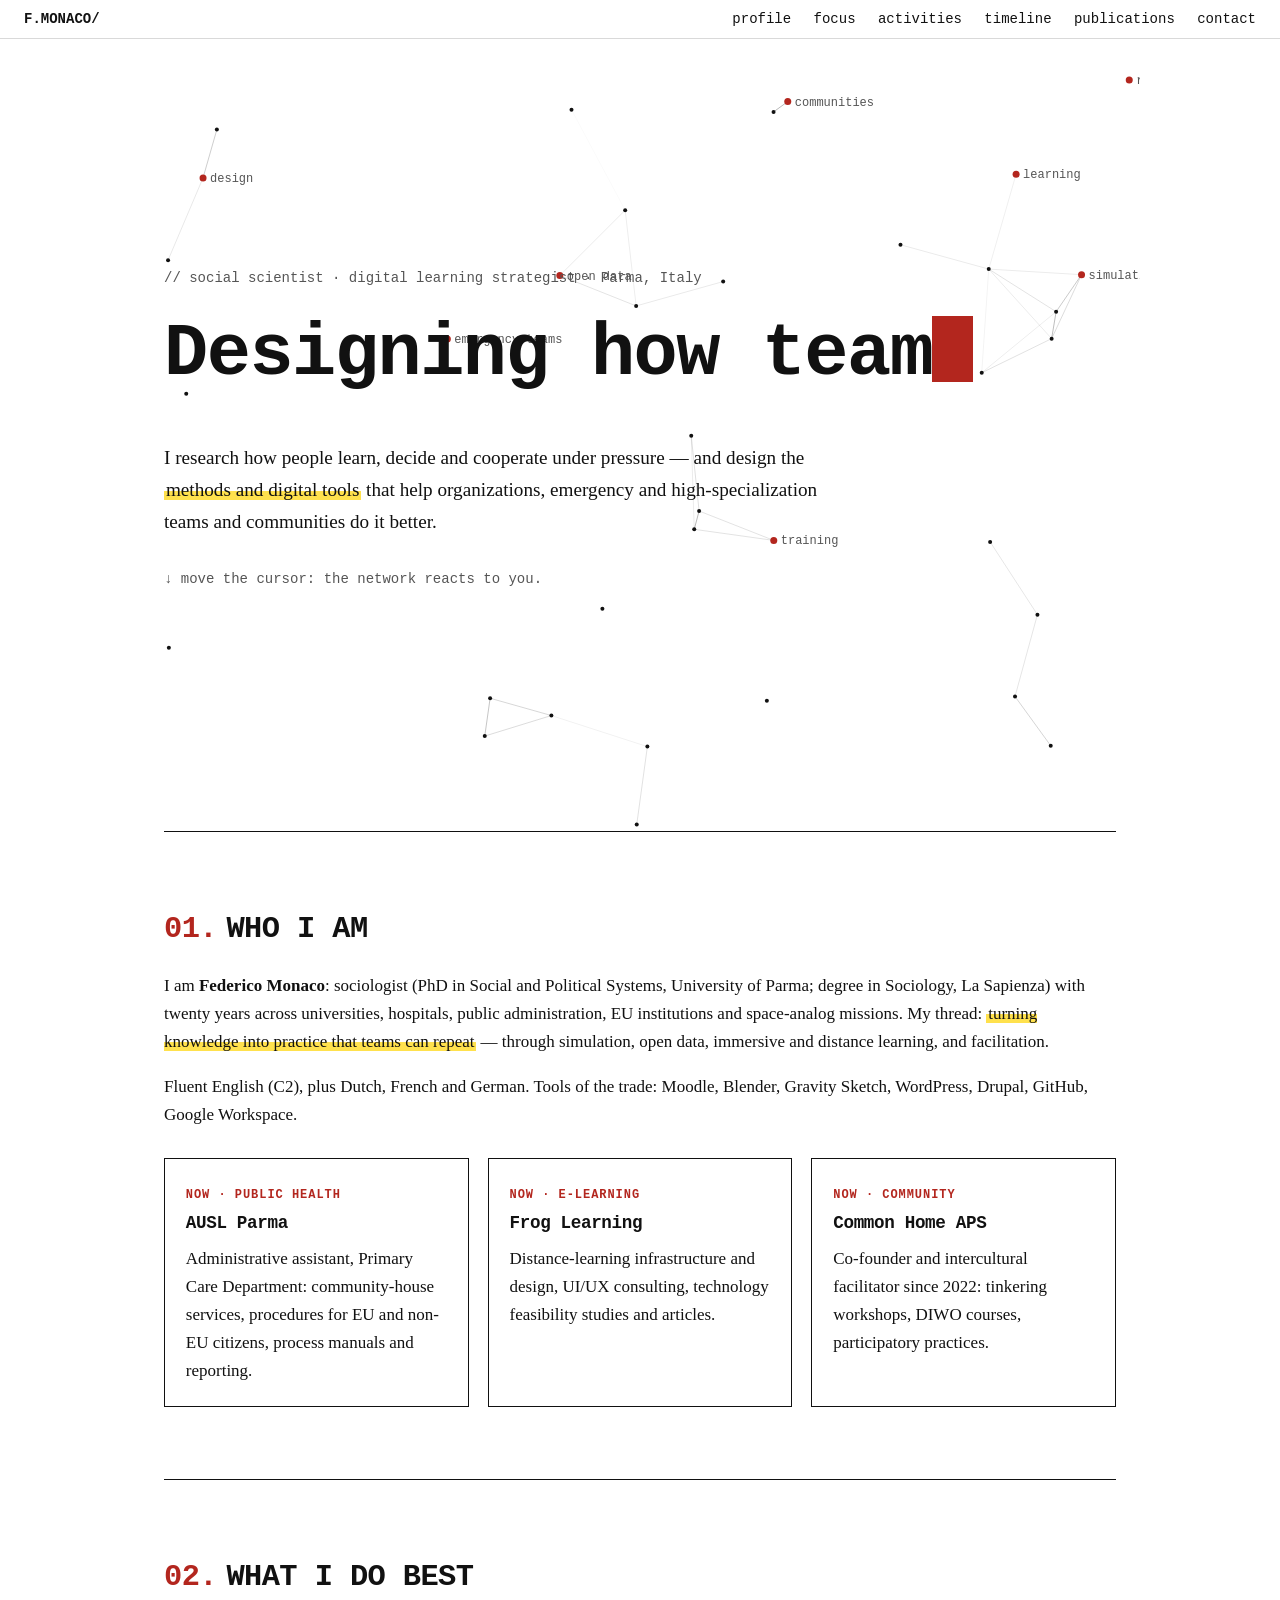
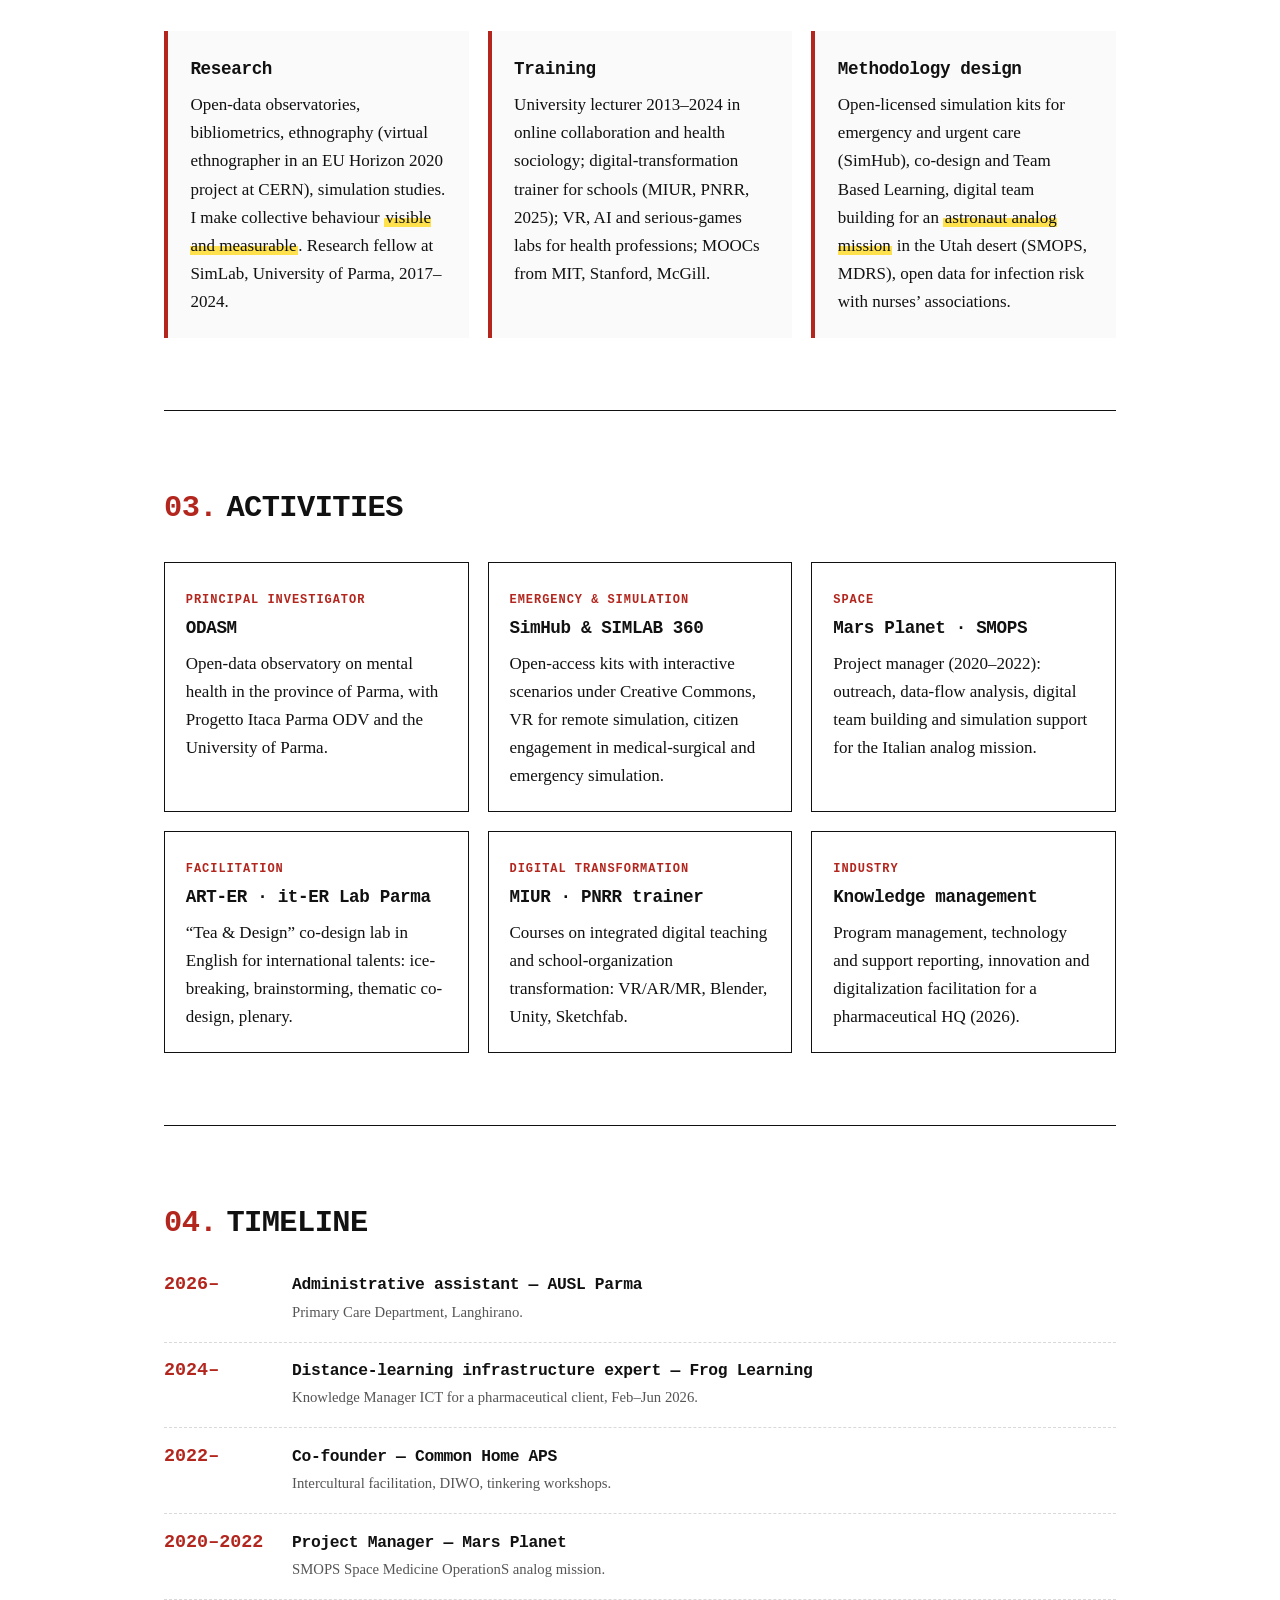
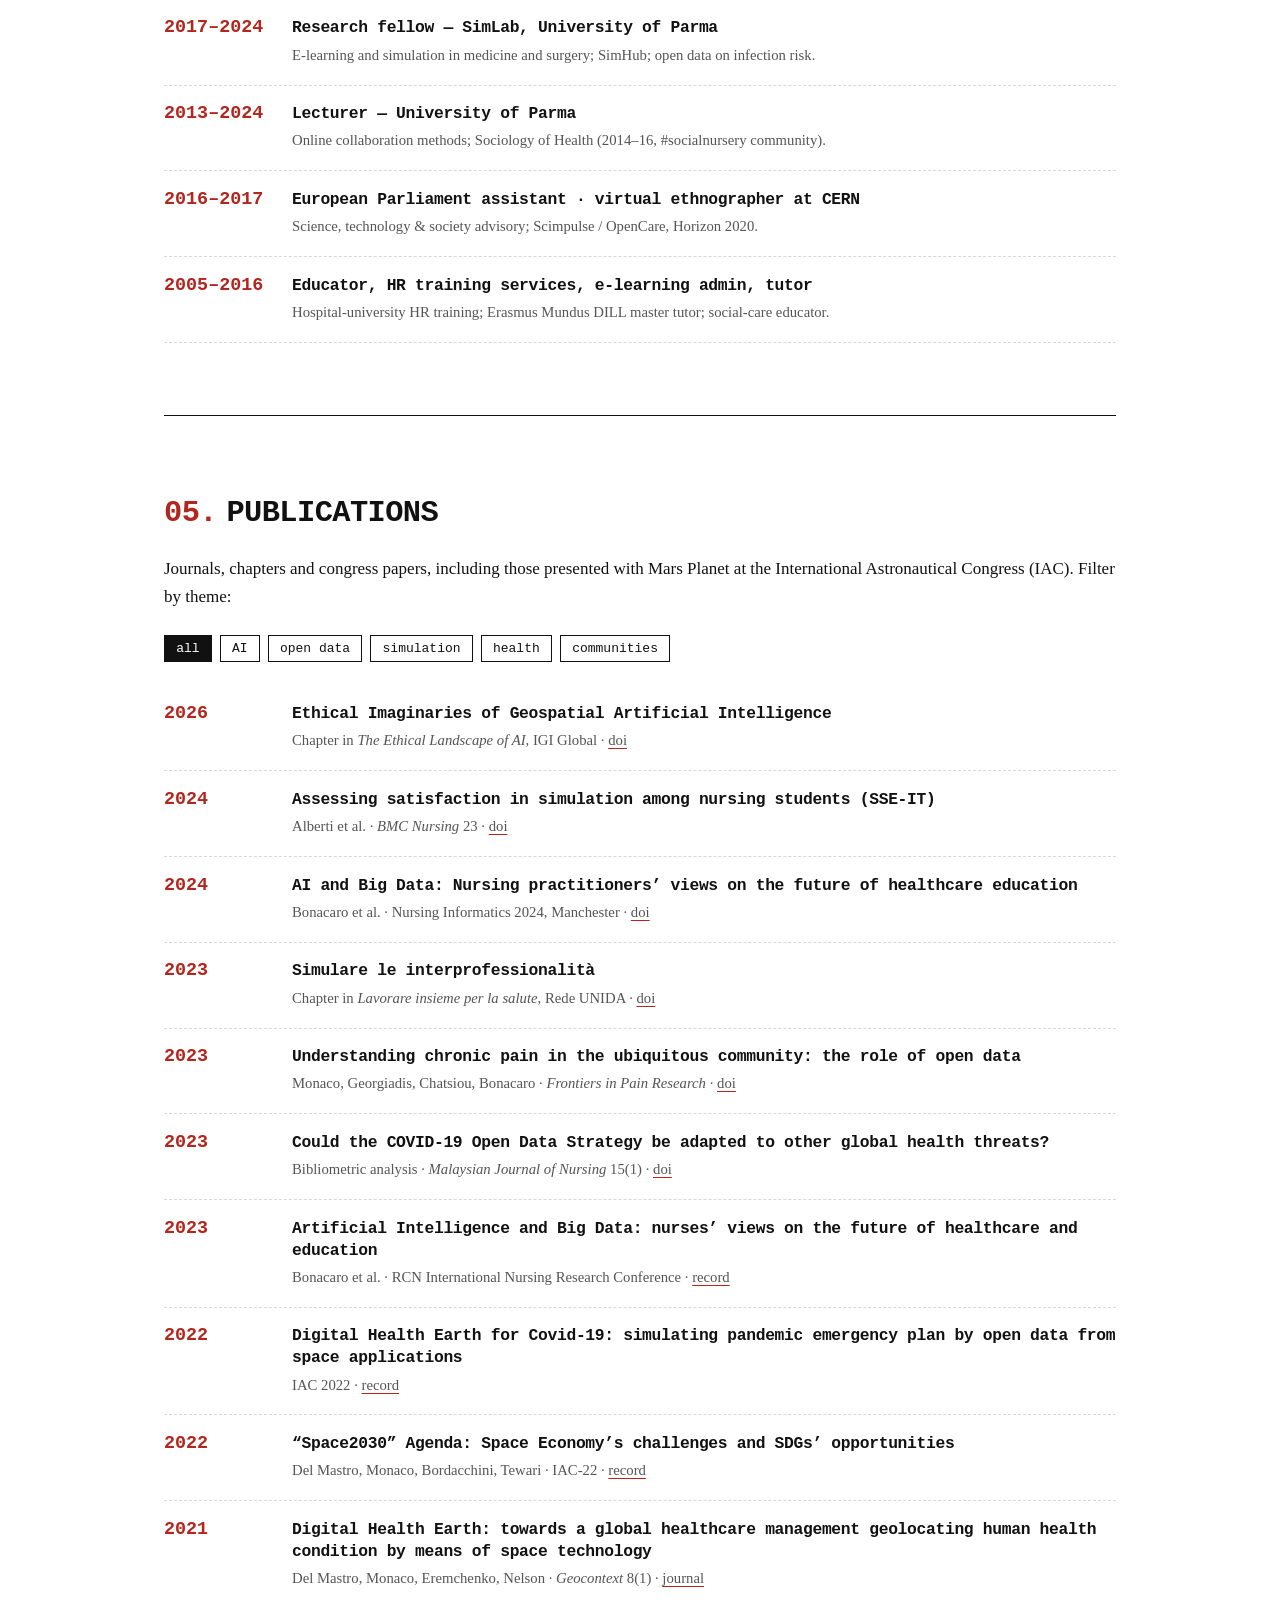
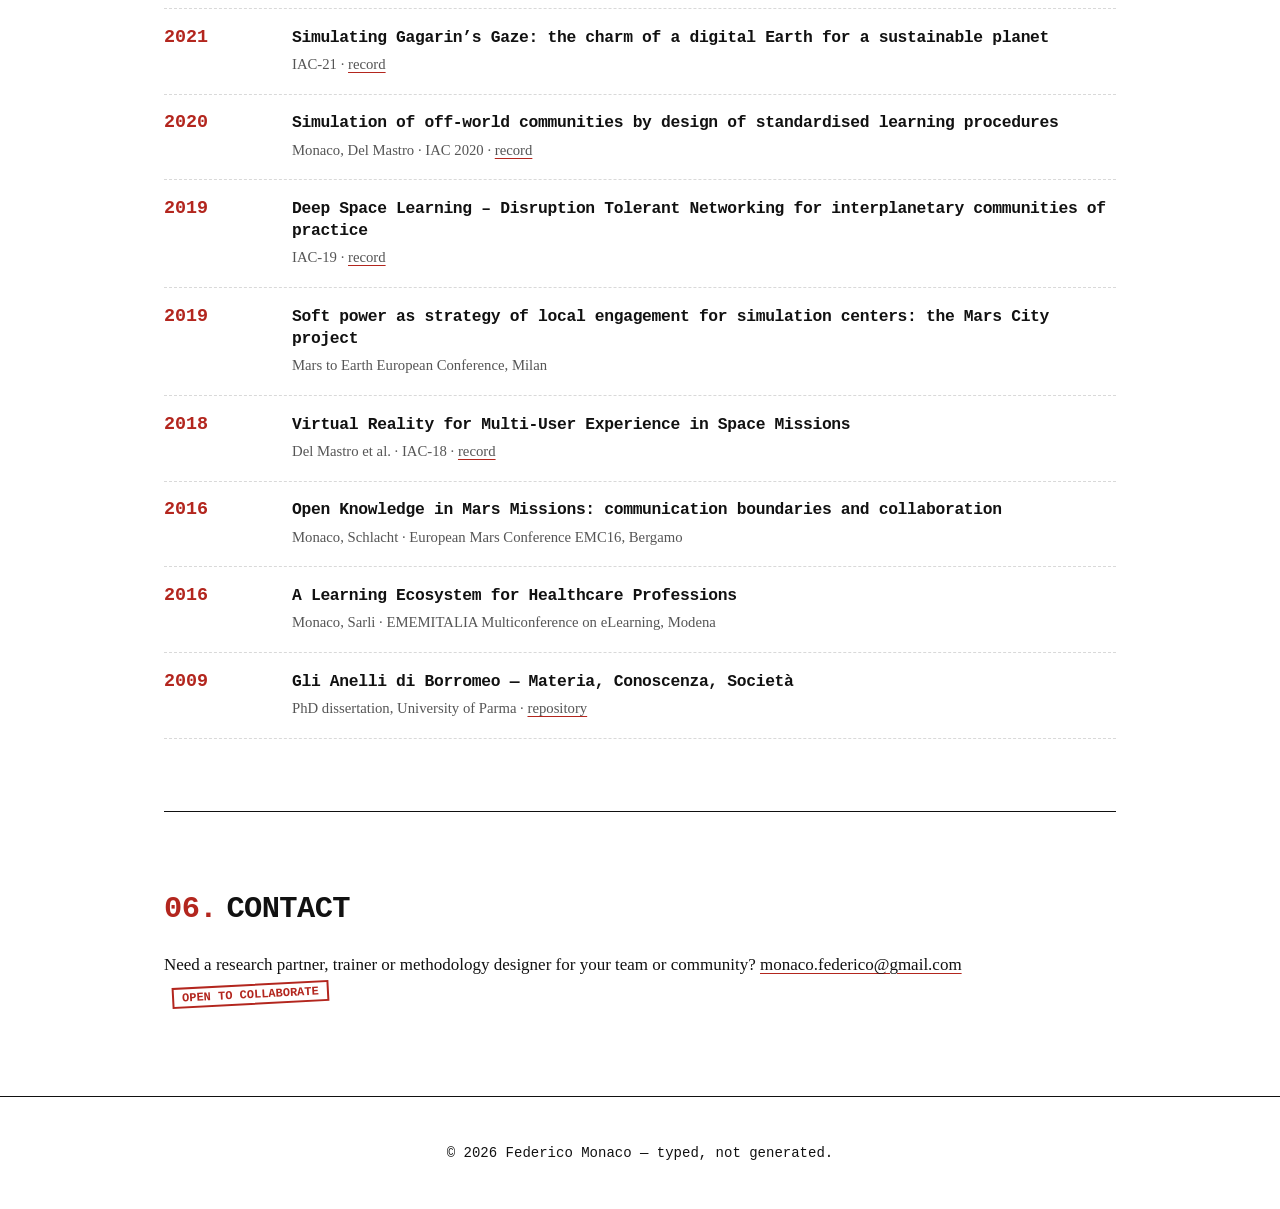
<file: index.html>
<!DOCTYPE html>
<html lang="en">
<head>
<meta charset="utf-8">
<meta name="viewport" content="width=device-width, initial-scale=1, viewport-fit=cover">
<title>Federico Monaco — Research, Training & Digital Innovation Design</title>
<style>
:root{--ink:#111;--soft:#555;--line:#d9d9d9;--red:#b3261e;box-sizing:border-box;padding-top:env(safe-area-inset-top,0px);padding-bottom:env(safe-area-inset-bottom,0px)}
*,*::before,*::after{box-sizing:inherit}
html{color-scheme:light;scroll-behavior:smooth}
body{margin:0;background:#fff;color:var(--ink);font:17px/1.65 Georgia,"Times New Roman",serif}
h1,h2,h3,.mono{font-family:"Courier New",Courier,monospace;font-weight:700;letter-spacing:-.02em}
a{color:inherit;text-decoration-color:var(--red);text-underline-offset:3px}
a:hover{background:var(--ink);color:#fff;text-decoration:none}
nav{position:sticky;top:0;background:#fffe;backdrop-filter:blur(6px);border-bottom:1px solid var(--line);z-index:5;display:flex;gap:1.4rem;padding:.7rem 1.5rem;overflow-x:auto;font:14px "Courier New",monospace;white-space:nowrap}
nav b{margin-right:auto}nav a{text-decoration:none}
#bar{position:fixed;left:0;top:0;height:3px;background:var(--red);width:0;z-index:9}
header{position:relative;min-height:88vh;display:flex;flex-direction:column;justify-content:center;padding:4rem 1.5rem;max-width:1000px;margin:0 auto}
canvas{position:absolute;inset:0;width:100%;height:100%;z-index:0}
header>*:not(canvas){position:relative;z-index:1}
.tag{font:14px "Courier New",monospace;color:var(--soft)}
h1{font-size:clamp(2.2rem,7vw,4.6rem);line-height:1.05;margin:.4em 0}
.cursor{display:inline-block;width:.55em;height:.9em;background:var(--red);vertical-align:-.1em;animation:b 1s steps(1) infinite}
@keyframes b{50%{opacity:0}}
.lead{max-width:36em;font-size:1.2rem}
main{max-width:1000px;margin:0 auto;padding:0 1.5rem}
section{padding:4.5rem 0;border-top:1px solid var(--ink)}
h2{font-size:1.9rem;margin:0 0 .3em}
h2::before{content:attr(data-n);color:var(--red);margin-right:.6rem}
.grid,.pillars{display:grid;gap:1.2rem;grid-template-columns:repeat(auto-fit,minmax(270px,1fr));margin-top:1.8rem}
.card{border:1px solid var(--ink);padding:1.3rem;transition:transform .2s,box-shadow .2s;background:#fff}
.card:hover{transform:translate(-4px,-4px);box-shadow:6px 6px 0 var(--ink)}
.card h3,.pillar h3{margin:.1em 0 .4em;font-size:1.1rem}
.card p,.pillar p{margin:0}
.card .mono{font-size:12px;color:var(--red);text-transform:uppercase;letter-spacing:.08em}
mark{background:linear-gradient(transparent 55%,#ffe14d 55%);color:inherit;padding:0 .1em}
.pillar{padding:1.4rem;border-left:4px solid var(--red);background:#fafafa}
.chips{display:flex;flex-wrap:wrap;gap:.5rem;margin:1.5rem 0}
.chip{font:13px "Courier New",monospace;border:1px solid var(--ink);background:#fff;color:var(--ink);padding:.3rem .7rem;cursor:pointer;border-radius:0}
.chip[aria-pressed=true]{background:var(--ink);color:#fff}
.pub,.tl{display:grid;grid-template-columns:7rem 1fr;gap:1rem;padding:1.1rem 0;border-bottom:1px dashed var(--line)}
.pub.hide{display:none}
.yr{font:700 1.15rem "Courier New",monospace;color:var(--red)}
.pub h3,.tl h3{font-size:1.02rem;margin:0 0 .2em;line-height:1.35}
.pub p,.tl p{margin:0;color:var(--soft);font-size:.92rem}
.stamp{display:inline-block;border:2px solid var(--red);color:var(--red);font:700 12px "Courier New",monospace;padding:.1rem .5rem;transform:rotate(-3deg);margin-left:.5rem}
.rule{margin-top:2rem;font:14px "Courier New",monospace;color:var(--soft)}
footer{border-top:1px solid var(--ink);padding:3rem 1.5rem;text-align:center;font:14px "Courier New",monospace}
.reveal{opacity:0;transform:translateY(14px);transition:.7s}.reveal.in{opacity:1;transform:none}
@media(prefers-reduced-motion:reduce){.reveal{opacity:1;transform:none;transition:none}.cursor{animation:none}html{scroll-behavior:auto}}
@media(max-width:600px){.pub,.tl{grid-template-columns:1fr;gap:.2rem}}
</style>
</head>
<body>
<div id="bar"></div>
<nav><b>F.MONACO/</b><a href="#profile">profile</a><a href="#focus">focus</a><a href="#activities">activities</a><a href="#timeline">timeline</a><a href="#publications">publications</a><a href="#contact">contact</a></nav>

<header>
<canvas id="net" aria-hidden="true"></canvas>
<div class="tag">// social scientist · digital learning strategist · Parma, Italy</div>
<h1><span id="typed"></span><span class="cursor"></span></h1>
<p class="lead">I research how people learn, decide and cooperate under pressure — and design the <mark>methods and digital tools</mark> that help organizations, emergency and high-specialization teams and communities do it better.</p>
<p class="tag">↓ move the cursor: the network reacts to you.</p>
</header>

<main>
<section id="profile" class="reveal">
<h2 data-n="01.">WHO I AM</h2>
<p>I am <strong>Federico Monaco</strong>: sociologist (PhD in Social and Political Systems, University of Parma; degree in Sociology, La Sapienza) with twenty years across universities, hospitals, public administration, EU institutions and space-analog missions. My thread: <mark>turning knowledge into practice that teams can repeat</mark> — through simulation, open data, immersive and distance learning, and facilitation.</p>
<p>Fluent English (C2), plus Dutch, French and German. Tools of the trade: Moodle, Blender, Gravity Sketch, WordPress, Drupal, GitHub, Google Workspace.</p>
<div class="grid">
<div class="card"><span class="mono">Now · public health</span><h3>AUSL Parma</h3><p>Administrative assistant, Primary Care Department: community-house services, procedures for EU and non-EU citizens, process manuals and reporting.</p></div>
<div class="card"><span class="mono">Now · e-learning</span><h3>Frog Learning</h3><p>Distance-learning infrastructure and design, UI/UX consulting, technology feasibility studies and articles.</p></div>
<div class="card"><span class="mono">Now · community</span><h3>Common Home APS</h3><p>Co-founder and intercultural facilitator since 2022: tinkering workshops, DIWO courses, participatory practices.</p></div>
</div>
</section>

<section id="focus" class="reveal">
<h2 data-n="02.">WHAT I DO BEST</h2>
<div class="pillars">
<div class="pillar"><h3>Research</h3><p>Open-data observatories, bibliometrics, ethnography (virtual ethnographer in an EU Horizon 2020 project at CERN), simulation studies. I make collective behaviour <mark>visible and measurable</mark>. Research fellow at SimLab, University of Parma, 2017–2024.</p></div>
<div class="pillar"><h3>Training</h3><p>University lecturer 2013–2024 in online collaboration and health sociology; digital-transformation trainer for schools (MIUR, PNRR, 2025); VR, AI and serious-games labs for health professions; MOOCs from MIT, Stanford, McGill.</p></div>
<div class="pillar"><h3>Methodology design</h3><p>Open-licensed simulation kits for emergency and urgent care (SimHub), co-design and Team Based Learning, digital team building for an <mark>astronaut analog mission</mark> in the Utah desert (SMOPS, MDRS), open data for infection risk with nurses’ associations.</p></div>
</div>
</section>

<section id="activities" class="reveal">
<h2 data-n="03.">ACTIVITIES</h2>
<div class="grid">
<div class="card"><span class="mono">Principal Investigator</span><h3>ODASM</h3><p>Open-data observatory on mental health in the province of Parma, with Progetto Itaca Parma ODV and the University of Parma.</p></div>
<div class="card"><span class="mono">Emergency &amp; simulation</span><h3>SimHub &amp; SIMLAB 360</h3><p>Open-access kits with interactive scenarios under Creative Commons, VR for remote simulation, citizen engagement in medical-surgical and emergency simulation.</p></div>
<div class="card"><span class="mono">Space</span><h3>Mars Planet · SMOPS</h3><p>Project manager (2020–2022): outreach, data-flow analysis, digital team building and simulation support for the Italian analog mission.</p></div>
<div class="card"><span class="mono">Facilitation</span><h3>ART-ER · it-ER Lab Parma</h3><p>“Tea &amp; Design” co-design lab in English for international talents: ice-breaking, brainstorming, thematic co-design, plenary.</p></div>
<div class="card"><span class="mono">Digital transformation</span><h3>MIUR · PNRR trainer</h3><p>Courses on integrated digital teaching and school-organization transformation: VR/AR/MR, Blender, Unity, Sketchfab.</p></div>
<div class="card"><span class="mono">Industry</span><h3>Knowledge management</h3><p>Program management, technology and support reporting, innovation and digitalization facilitation for a pharmaceutical HQ (2026).</p></div>
</div>
</section>

<section id="timeline" class="reveal">
<h2 data-n="04.">TIMELINE</h2>
<div class="tl"><div class="yr">2026–</div><div><h3>Administrative assistant — AUSL Parma</h3><p>Primary Care Department, Langhirano.</p></div></div>
<div class="tl"><div class="yr">2024–</div><div><h3>Distance-learning infrastructure expert — Frog Learning</h3><p>Knowledge Manager ICT for a pharmaceutical client, Feb–Jun 2026.</p></div></div>
<div class="tl"><div class="yr">2022–</div><div><h3>Co-founder — Common Home APS</h3><p>Intercultural facilitation, DIWO, tinkering workshops.</p></div></div>
<div class="tl"><div class="yr">2020–2022</div><div><h3>Project Manager — Mars Planet</h3><p>SMOPS Space Medicine OperationS analog mission.</p></div></div>
<div class="tl"><div class="yr">2017–2024</div><div><h3>Research fellow — SimLab, University of Parma</h3><p>E-learning and simulation in medicine and surgery; SimHub; open data on infection risk.</p></div></div>
<div class="tl"><div class="yr">2013–2024</div><div><h3>Lecturer — University of Parma</h3><p>Online collaboration methods; Sociology of Health (2014–16, #socialnursery community).</p></div></div>
<div class="tl"><div class="yr">2016–2017</div><div><h3>European Parliament assistant · virtual ethnographer at CERN</h3><p>Science, technology &amp; society advisory; Scimpulse / OpenCare, Horizon 2020.</p></div></div>
<div class="tl"><div class="yr">2005–2016</div><div><h3>Educator, HR training services, e-learning admin, tutor</h3><p>Hospital-university HR training; Erasmus Mundus DILL master tutor; social-care educator.</p></div></div>
</section>

<section id="publications" class="reveal">
<h2 data-n="05.">PUBLICATIONS</h2>
<p>Journals, chapters and congress papers, including those presented with Mars Planet at the International Astronautical Congress (IAC). Filter by theme:</p>
<div class="chips" role="group" aria-label="Filter publications">
<button class="chip" data-f="all" aria-pressed="true">all</button>
<button class="chip" data-f="ai" aria-pressed="false">AI</button>
<button class="chip" data-f="data" aria-pressed="false">open data</button>
<button class="chip" data-f="simulation" aria-pressed="false">simulation</button>
<button class="chip" data-f="health" aria-pressed="false">health</button>
<button class="chip" data-f="community" aria-pressed="false">communities</button>
</div>
<div id="pubs">
<article class="pub" data-t="ai data"><div class="yr">2026</div><div><h3>Ethical Imaginaries of Geospatial Artificial Intelligence</h3><p>Chapter in <i>The Ethical Landscape of AI</i>, IGI Global · <a href="https://doi.org/10.4018/979-8-3373-2597-2.ch010">doi</a></p></div></article>
<article class="pub" data-t="simulation health"><div class="yr">2024</div><div><h3>Assessing satisfaction in simulation among nursing students (SSE-IT)</h3><p>Alberti et al. · <i>BMC Nursing</i> 23 · <a href="https://doi.org/10.1186/s12912-024-01974-1">doi</a></p></div></article>
<article class="pub" data-t="ai health"><div class="yr">2024</div><div><h3>AI and Big Data: Nursing practitioners’ views on the future of healthcare education</h3><p>Bonacaro et al. · Nursing Informatics 2024, Manchester · <a href="https://doi.org/10.3233/shti240134">doi</a></p></div></article>
<article class="pub" data-t="simulation health community"><div class="yr">2023</div><div><h3>Simulare le interprofessionalità</h3><p>Chapter in <i>Lavorare insieme per la salute</i>, Rede UNIDA · <a href="http://dx.doi.org/10.18310/9786554620765">doi</a></p></div></article>
<article class="pub" data-t="data health community"><div class="yr">2023</div><div><h3>Understanding chronic pain in the ubiquitous community: the role of open data</h3><p>Monaco, Georgiadis, Chatsiou, Bonacaro · <i>Frontiers in Pain Research</i> · <a href="https://doi.org/10.3389/fpain.2023.1208513">doi</a></p></div></article>
<article class="pub" data-t="data health"><div class="yr">2023</div><div><h3>Could the COVID-19 Open Data Strategy be adapted to other global health threats?</h3><p>Bibliometric analysis · <i>Malaysian Journal of Nursing</i> 15(1) · <a href="https://doi.org/10.31674/mjn.2023.v15i01.017">doi</a></p></div></article>
<article class="pub" data-t="ai health"><div class="yr">2023</div><div><h3>Artificial Intelligence and Big Data: nurses’ views on the future of healthcare and education</h3><p>Bonacaro et al. · RCN International Nursing Research Conference · <a href="https://hdl.handle.net/11381/2967356">record</a></p></div></article>
<article class="pub" data-t="data simulation health"><div class="yr">2022</div><div><h3>Digital Health Earth for Covid-19: simulating pandemic emergency plan by open data from space applications</h3><p>IAC 2022 · <a href="https://p.iafastro.directory/iac/paper/id/70990/summary/">record</a></p></div></article>
<article class="pub" data-t="data community"><div class="yr">2022</div><div><h3>“Space2030” Agenda: Space Economy’s challenges and SDGs’ opportunities</h3><p>Del Mastro, Monaco, Bordacchini, Tewari · IAC-22 · <a href="https://iafastro.directory/iac/archive/browse/IAC-22/E3/1/71000/">record</a></p></div></article>
<article class="pub" data-t="data simulation health"><div class="yr">2021</div><div><h3>Digital Health Earth: towards a global healthcare management geolocating human health condition by means of space technology</h3><p>Del Mastro, Monaco, Eremchenko, Nelson · <i>Geocontext</i> 8(1) · <a href="https://geo-context.org/index.php/geocontext/article/view/54">journal</a></p></div></article>
<article class="pub" data-t="data simulation"><div class="yr">2021</div><div><h3>Simulating Gagarin’s Gaze: the charm of a digital Earth for a sustainable planet</h3><p>IAC-21 · <a href="https://iafastro.directory/iac/paper/id/66398/summary/">record</a></p></div></article>
<article class="pub" data-t="simulation community"><div class="yr">2020</div><div><h3>Simulation of off-world communities by design of standardised learning procedures</h3><p>Monaco, Del Mastro · IAC 2020 · <a href="https://iafastro.directory/iac/paper/id/59840/summary/">record</a></p></div></article>
<article class="pub" data-t="community simulation"><div class="yr">2019</div><div><h3>Deep Space Learning – Disruption Tolerant Networking for interplanetary communities of practice</h3><p>IAC-19 · <a href="https://iafastro.directory/iac/paper/id/52937/summary/">record</a></p></div></article>
<article class="pub" data-t="community"><div class="yr">2019</div><div><h3>Soft power as strategy of local engagement for simulation centers: the Mars City project</h3><p>Mars to Earth European Conference, Milan</p></div></article>
<article class="pub" data-t="simulation"><div class="yr">2018</div><div><h3>Virtual Reality for Multi-User Experience in Space Missions</h3><p>Del Mastro et al. · IAC-18 · <a href="https://iafastro.directory/iac/archive/browse/IAC-18/A3/IP/46353/">record</a></p></div></article>
<article class="pub" data-t="community"><div class="yr">2016</div><div><h3>Open Knowledge in Mars Missions: communication boundaries and collaboration</h3><p>Monaco, Schlacht · European Mars Conference EMC16, Bergamo</p></div></article>
<article class="pub" data-t="health community"><div class="yr">2016</div><div><h3>A Learning Ecosystem for Healthcare Professions</h3><p>Monaco, Sarli · EMEMITALIA Multiconference on eLearning, Modena</p></div></article>
<article class="pub" data-t="community"><div class="yr">2009</div><div><h3>Gli Anelli di Borromeo — Materia, Conoscenza, Società</h3><p>PhD dissertation, University of Parma · <a href="http://hdl.handle.net/1889/1016">repository</a></p></div></article>
</div>
</section>

<section id="contact" class="reveal">
<h2 data-n="06.">CONTACT</h2>
<p>Need a research partner, trainer or methodology designer for your team or community? <a href="mailto:monaco.federico@gmail.com">monaco.federico@gmail.com</a> <span class="stamp">OPEN TO COLLABORATE</span></p>
</section>
</main>
<footer>© <span id="y"></span> Federico Monaco — typed, not generated.</footer>

<script>
(function(){var t="Designing how teams learn.",el=document.getElementById("typed"),i=0;
if(matchMedia("(prefers-reduced-motion:reduce)").matches){el.textContent=t;return}
(function k(){el.textContent=t.slice(0,i++);if(i<=t.length)setTimeout(k,55+Math.random()*80)})();})();
document.getElementById("y").textContent=new Date().getFullYear();
var bar=document.getElementById("bar");
addEventListener("scroll",function(){var h=document.documentElement;bar.style.width=(h.scrollTop/(h.scrollHeight-h.clientHeight)*100)+"%"},{passive:true});
var io=new IntersectionObserver(function(e){e.forEach(function(x){if(x.isIntersecting)x.target.classList.add("in")})},{threshold:.05});
document.querySelectorAll(".reveal").forEach(function(s){io.observe(s)});
document.querySelectorAll(".chip").forEach(function(c){c.onclick=function(){
document.querySelectorAll(".chip").forEach(function(o){o.setAttribute("aria-pressed",o===c)});
var f=c.dataset.f;document.querySelectorAll(".pub").forEach(function(p){p.classList.toggle("hide",f!=="all"&&p.dataset.t.indexOf(f)<0)})}});
(function(){
var cv=document.getElementById("net"),x=cv.getContext("2d"),W,H,N=[],m={x:-999,y:-999},L=["research","training","design","emergency teams","communities","open data","simulation","learning"];
function size(){var r=cv.getBoundingClientRect();W=cv.width=r.width;H=cv.height=r.height;N=[];var n=Math.round(W*H/22000);for(var i=0;i<n;i++)N.push({x:Math.random()*W,y:Math.random()*H,vx:(Math.random()-.5)*.3,vy:(Math.random()-.5)*.3,l:i<L.length?L[i]:null})}
size();addEventListener("resize",size);
cv.parentNode.addEventListener("mousemove",function(e){var r=cv.getBoundingClientRect();m.x=e.clientX-r.left;m.y=e.clientY-r.top});
function draw(){x.clearRect(0,0,W,H);
N.forEach(function(a){a.x+=a.vx;a.y+=a.vy;if(a.x<0||a.x>W)a.vx*=-1;if(a.y<0||a.y>H)a.vy*=-1;var dx=m.x-a.x,dy=m.y-a.y,d=Math.hypot(dx,dy);if(d<160&&d>1){a.x+=dx/d*.6;a.y+=dy/d*.6}});
for(var i=0;i<N.length;i++)for(var j=i+1;j<N.length;j++){var d=Math.hypot(N[i].x-N[j].x,N[i].y-N[j].y);if(d<120){x.strokeStyle="rgba(17,17,17,"+(1-d/120)*.35+")";x.beginPath();x.moveTo(N[i].x,N[i].y);x.lineTo(N[j].x,N[j].y);x.stroke()}}
N.forEach(function(a){x.fillStyle=a.l?"#b3261e":"#111";x.beginPath();x.arc(a.x,a.y,a.l?3.5:2,0,7);x.fill();if(a.l){x.font="12px 'Courier New',monospace";x.fillStyle="#555";x.fillText(a.l,a.x+7,a.y+4)}});
if(!matchMedia("(prefers-reduced-motion:reduce)").matches)requestAnimationFrame(draw)}
draw();})();
</script>
</body>
</html>
</file>
